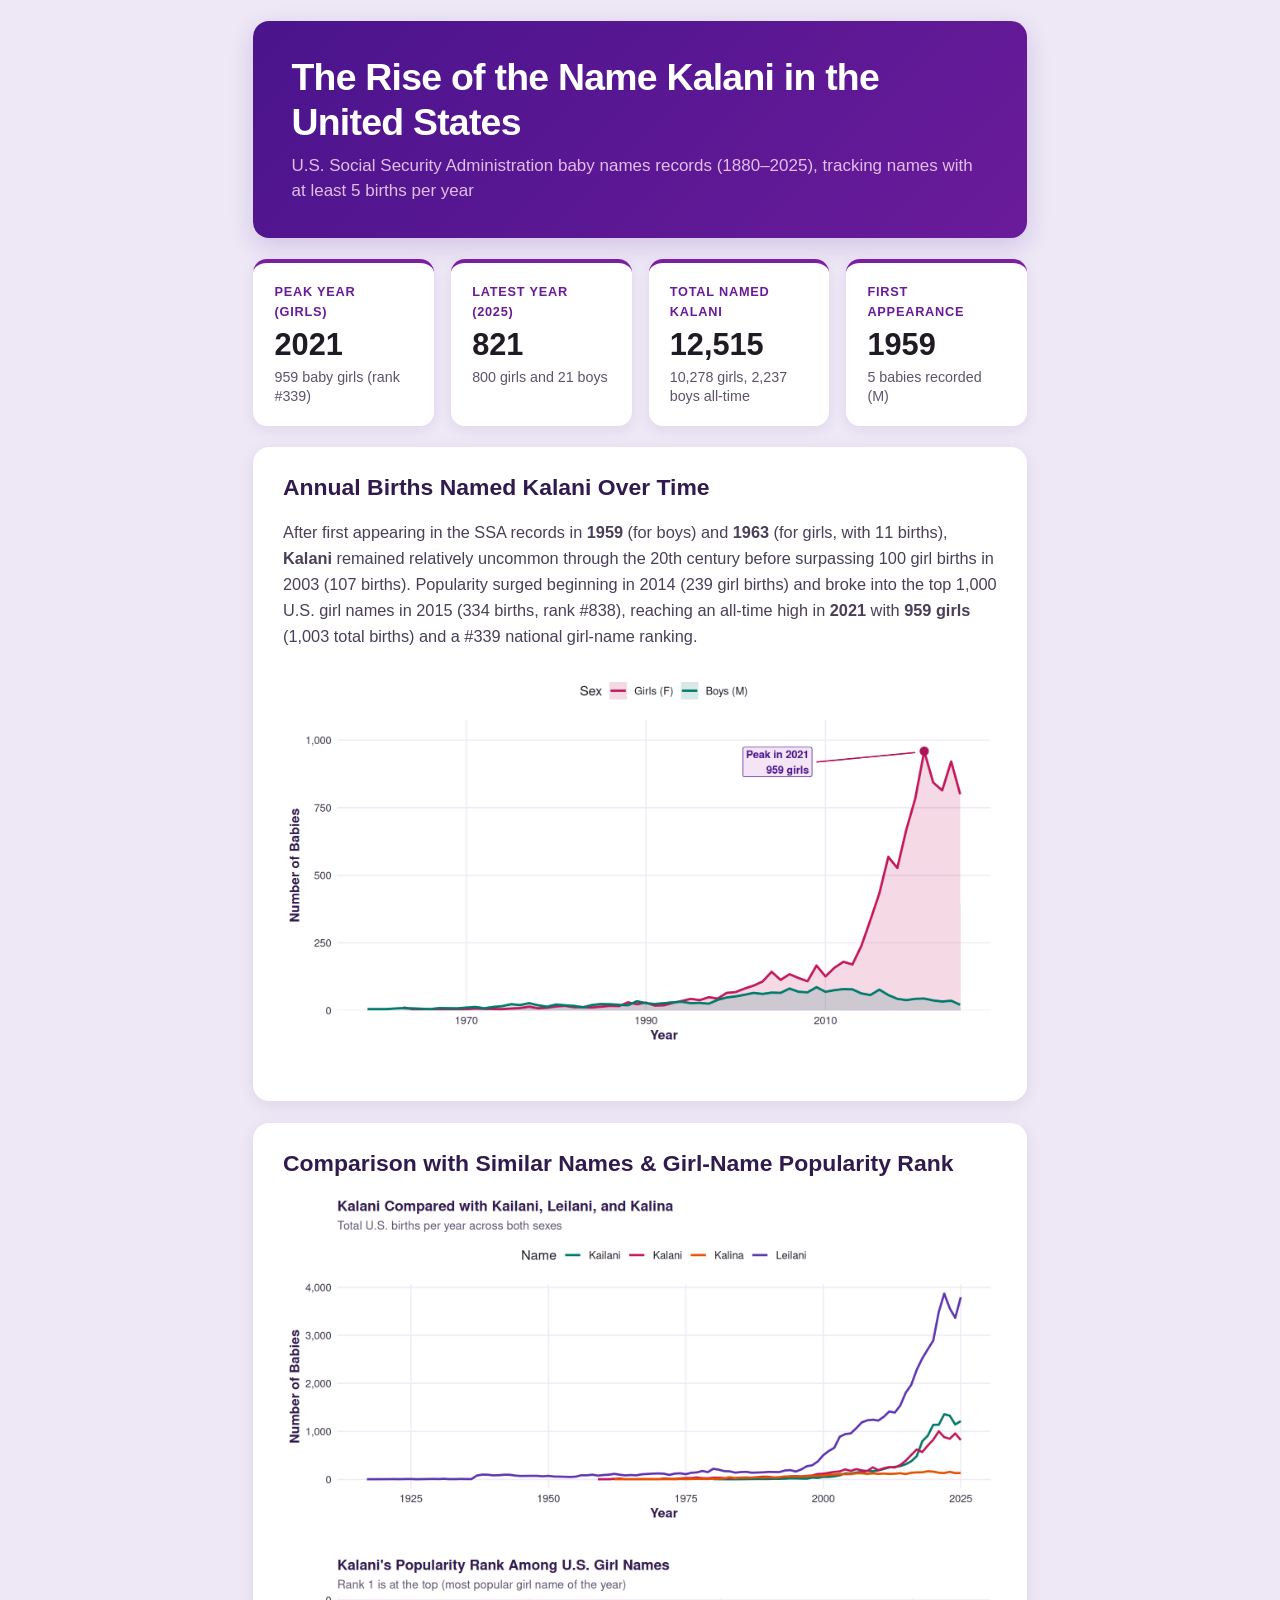
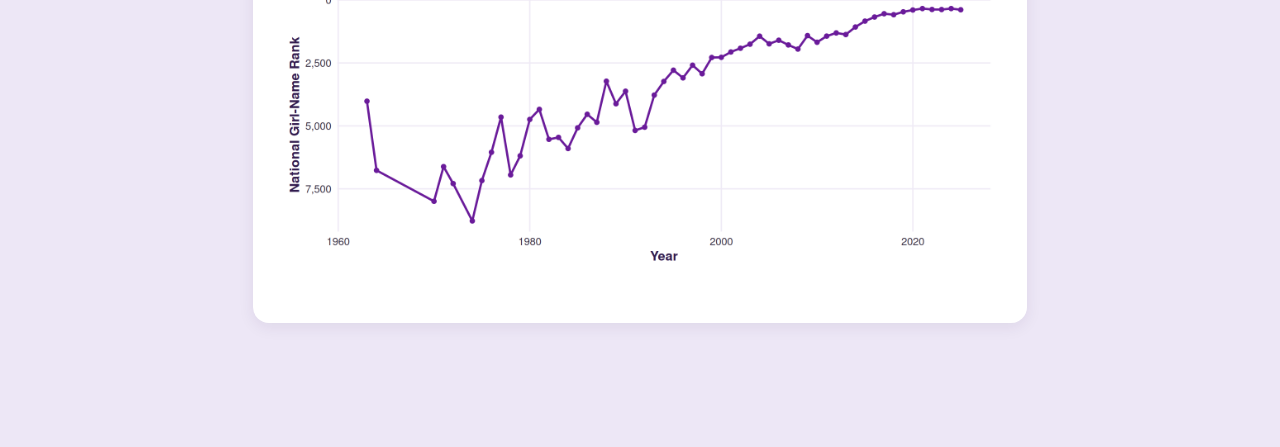
<file: index.html>
<!DOCTYPE html>
<html xmlns="http://www.w3.org/1999/xhtml" lang="en" xml:lang="en"><head>

<meta charset="utf-8">
<meta name="generator" content="quarto-1.10.19">

<meta name="viewport" content="width=device-width, initial-scale=1.0, user-scalable=yes">


<title>The Rise of the Name Kalani in the United States</title>
<style>
/* Default styles provided by pandoc.
** See https://pandoc.org/MANUAL.html#variables-for-html for config info.
*/
span.smallcaps{font-variant: small-caps;}
div.columns{display: flex; gap: 1.5em;}
div.column{flex: auto;}
@media screen {
div.columns{gap: min(4vw, 1.5em);}
div.column{overflow-x: auto;}
}
div.hanging-indent{margin-left: 1.5em; text-indent: -1.5em;}
ul.task-list{list-style: none;}
ul.task-list li input[type="checkbox"] {
  width: 0.8em;
  margin: 0 0.8em 0.2em -1em; /* quarto-specific, see https://github.com/quarto-dev/quarto-cli/issues/4556 */ 
  vertical-align: middle;
}
</style>


<script src="analysis_files/libs/clipboard/clipboard.min.js"></script>
<script src="analysis_files/libs/quarto-html/quarto.js" type="module"></script>
<script src="analysis_files/libs/quarto-html/tabsets/tabsets.js" type="module"></script>
<script src="analysis_files/libs/quarto-html/popper.min.js"></script>
<script src="analysis_files/libs/quarto-html/tippy.umd.min.js"></script>
<script src="analysis_files/libs/quarto-html/anchor.min.js"></script>
<link href="analysis_files/libs/quarto-html/tippy.css" rel="stylesheet">
<link href="analysis_files/libs/quarto-html/quarto-syntax-highlighting-bf27225e3a48a9273f3daa8f8e829971.css" rel="stylesheet" id="quarto-text-highlighting-styles">
<script src="analysis_files/libs/bootstrap/bootstrap.min.js"></script>
<link href="analysis_files/libs/bootstrap/bootstrap-icons.css" rel="stylesheet">
<link href="analysis_files/libs/bootstrap/bootstrap-914d0a295468f697d2b11e02d10b7623.min.css" rel="stylesheet" append-hash="true" id="quarto-bootstrap" data-mode="light">


</head>

<body class="fullcontent quarto-light">

<div id="quarto-content" class="page-columns page-rows-contents page-layout-article">

<main class="content" id="quarto-document-content">




<style>
  body, #quarto-content, .page-columns {
    background-color: #EDE7F6 !important;
    color: #1F1A24 !important;
    font-family: "Inter", -apple-system, BlinkMacSystemFont, "Segoe UI", Roboto, sans-serif;
  }

  main.content {
    max-width: 1020px;
    margin: 0 auto;
    padding: 1.25rem 0.75rem 2.5rem 0.75rem;
  }

  .header-card {
    background: linear-gradient(135deg, #4A148C 0%, #6A1B9A 100%);
    color: #FFFFFF;
    border-radius: 16px;
    padding: 2rem 2.25rem;
    margin-bottom: 1.25rem;
    box-shadow: 0 8px 24px rgba(74, 20, 140, 0.16);
  }

  .header-card h1 {
    margin: 0 0 0.45rem 0;
    font-size: clamp(1.5rem, 3.5vw, 2.2rem);
    font-weight: 800;
    letter-spacing: -0.02em;
    color: #FFFFFF;
    border: none;
  }

  .header-card p {
    margin: 0;
    font-size: 1rem;
    color: #E1BEE7;
  }

  .stats-grid {
    display: grid;
    grid-template-columns: repeat(4, minmax(0, 1fr));
    gap: 1rem;
    width: 100%;
    box-sizing: border-box;
    margin-bottom: 1.25rem;
  }

  .stat-card {
    background: #FFFFFF;
    border-radius: 14px;
    padding: 1.15rem 1.25rem;
    box-shadow: 0 4px 14px rgba(49, 27, 78, 0.07);
    border-top: 4px solid #7B1FA2;
    box-sizing: border-box;
    min-width: 0;
  }

  .stat-label {
    font-size: 0.75rem;
    font-weight: 700;
    text-transform: uppercase;
    letter-spacing: 0.06em;
    color: #6A1B9A;
    margin-bottom: 0.35rem;
  }

  .stat-value {
    font-size: clamp(1.5rem, 2.4vw, 2rem);
    font-weight: 800;
    color: #1F1A24;
    line-height: 1.15;
    margin-bottom: 0.35rem;
  }

  .stat-desc {
    font-size: 0.84rem;
    color: #5E526C;
    margin: 0;
    line-height: 1.35;
  }

  .chart-card {
    background: #FFFFFF;
    border-radius: 16px;
    padding: 1.6rem 1.75rem;
    margin-bottom: 1.25rem;
    box-shadow: 0 4px 16px rgba(49, 27, 78, 0.08);
    box-sizing: border-box;
  }

  .chart-card h2 {
    margin-top: 0;
    margin-bottom: 0.5rem;
    font-size: 1.35rem;
    font-weight: 700;
    color: #311B4E;
    border-bottom: none;
  }

  .chart-card p.trend-note {
    margin-top: 0;
    margin-bottom: 1.1rem;
    color: #4A3F58;
    font-size: 0.96rem;
    line-height: 1.6;
  }

  @media (max-width: 768px) {
    .stats-grid {
      grid-template-columns: repeat(2, minmax(0, 1fr));
    }
    .header-card {
      padding: 1.5rem 1.25rem;
    }
    .chart-card {
      padding: 1.25rem 1rem;
    }
  }
</style>
<div class="header-card">
<h1>
The Rise of the Name Kalani in the United States
</h1>
<p>
U.S. Social Security Administration baby names records (1880–2025), tracking names with at least 5 births per year
</p>
</div>
<div class="stats-grid">
<div class="stat-card">
<div class="stat-label">
Peak Year (Girls)
</div>
<div class="stat-value">
2021
</div>
<p class="stat-desc">
959 baby girls (rank #339)
</p>
</div>
<div class="stat-card">
<div class="stat-label">
Latest Year (2025)
</div>
<div class="stat-value">
821
</div>
<p class="stat-desc">
800 girls and 21 boys
</p>
</div>
<div class="stat-card">
<div class="stat-label">
Total Named Kalani
</div>
<div class="stat-value">
12,515
</div>
<p class="stat-desc">
10,278 girls, 2,237 boys all-time
</p>
</div>
<div class="stat-card">
<div class="stat-label">
First Appearance
</div>
<div class="stat-value">
1959
</div>
<p class="stat-desc">
5 babies recorded (M)
</p>
</div>
</div>
<div class="chart-card">
<h2 class="anchored">
Annual Births Named Kalani Over Time
</h2>
<p class="trend-note">
After first appearing in the SSA records in <strong>1959</strong> (for boys) and <strong>1963</strong> (for girls, with 11 births), <strong>Kalani</strong> remained relatively uncommon through the 20th century before surpassing 100 girl births in 2003 (107 births). Popularity surged beginning in 2014 (239 girl births) and broke into the top 1,000 U.S. girl names in 2015 (334 births, rank #838), reaching an all-time high in <strong>2021</strong> with <strong>959 girls</strong> (1,003 total births) and a #339 national girl-name ranking.
</p>
<div class="cell">
<div class="cell-output-display">
<div>
<figure class="figure">
<p><img src="analysis_files/figure-html/unnamed-chunk-2-1.png" class="img-fluid figure-img" width="864"></p>
</figure>
</div>
</div>
</div>
</div>
<div class="chart-card">
<h2 class="anchored">
Comparison with Similar Names &amp; Girl-Name Popularity Rank
</h2>
<div class="cell">
<div class="cell-output-display">
<div>
<figure class="figure">
<p><img src="analysis_files/figure-html/unnamed-chunk-3-1.png" class="img-fluid figure-img" width="864"></p>
</figure>
</div>
</div>
</div>
<div class="cell">
<div class="cell-output-display">
<div>
<figure class="figure">
<p><img src="analysis_files/figure-html/unnamed-chunk-4-1.png" class="img-fluid figure-img" width="864"></p>
</figure>
</div>
</div>
</div>
</div>

</main>
<!-- /main column -->
<script id="quarto-html-after-body" type="application/javascript">
  window.document.addEventListener("DOMContentLoaded", function (event) {
    const icon = "";
    const anchorJS = new window.AnchorJS();
    anchorJS.options = {
      placement: 'right',
      icon: icon
    };
    anchorJS.add('.anchored');
    const isCodeAnnotation = (el) => {
      for (const clz of el.classList) {
        if (clz.startsWith('code-annotation-')) {                     
          return true;
        }
      }
      return false;
    }
    const onCopySuccess = function(e) {
      // button target
      const button = e.trigger;
      // don't keep focus
      button.blur();
      // flash "checked"
      button.classList.add('code-copy-button-checked');
      var currentTitle = button.getAttribute("title");
      button.setAttribute("title", "Copied!");
      let tooltip;
      if (window.bootstrap) {
        button.setAttribute("data-bs-toggle", "tooltip");
        button.setAttribute("data-bs-placement", "left");
        button.setAttribute("data-bs-title", "Copied!");
        tooltip = new bootstrap.Tooltip(button, 
          { trigger: "manual", 
            customClass: "code-copy-button-tooltip",
            offset: [0, -8]});
        tooltip.show();    
      }
      setTimeout(function() {
        if (tooltip) {
          tooltip.hide();
          button.removeAttribute("data-bs-title");
          button.removeAttribute("data-bs-toggle");
          button.removeAttribute("data-bs-placement");
        }
        button.setAttribute("title", currentTitle);
        button.classList.remove('code-copy-button-checked');
      }, 1000);
      // clear code selection
      e.clearSelection();
    }
    const getTextToCopy = function(trigger) {
      const outerScaffold = trigger.parentElement.cloneNode(true);
      const codeEl = outerScaffold.querySelector('code');
      for (const childEl of codeEl.children) {
        if (isCodeAnnotation(childEl)) {
          childEl.remove();
        }
      }
      return codeEl.innerText;
    }
    const clipboard = new window.ClipboardJS('.code-copy-button:not([data-in-quarto-modal])', {
      text: getTextToCopy
    });
    clipboard.on('success', onCopySuccess);
    if (window.document.getElementById('quarto-embedded-source-code-modal')) {
      const clipboardModal = new window.ClipboardJS('.code-copy-button[data-in-quarto-modal]', {
        text: getTextToCopy,
        container: window.document.getElementById('quarto-embedded-source-code-modal')
      });
      clipboardModal.on('success', onCopySuccess);
    }
      var localhostRegex = new RegExp(/^(?:http|https):\/\/localhost\:?[0-9]*\//);
      var mailtoRegex = new RegExp(/^mailto:/);
        var filterRegex = new RegExp('/' + window.location.host + '/');
      var isInternal = (href) => {
          return filterRegex.test(href) || localhostRegex.test(href) || mailtoRegex.test(href);
      }
      // Inspect non-navigation links and adorn them if external
     var links = window.document.querySelectorAll('a[href]:not(.nav-link):not(.navbar-brand):not(.toc-action):not(.sidebar-link):not(.sidebar-item-toggle):not(.pagination-link):not(.no-external):not([aria-hidden]):not(.dropdown-item):not(.quarto-navigation-tool):not(.about-link)');
      for (var i=0; i<links.length; i++) {
        const link = links[i];
        if (!isInternal(link.href)) {
          // undo the damage that might have been done by quarto-nav.js in the case of
          // links that we want to consider external
          if (link.dataset.originalHref !== undefined) {
            link.href = link.dataset.originalHref;
          }
        }
      }
    function tippyHover(el, contentFn, onTriggerFn, onUntriggerFn) {
      const config = {
        allowHTML: true,
        maxWidth: 500,
        delay: 100,
        arrow: false,
        appendTo: function(el) {
            return el.parentElement;
        },
        interactive: true,
        interactiveBorder: 10,
        theme: 'quarto',
        placement: 'bottom-start',
      };
      if (contentFn) {
        config.content = contentFn;
      }
      if (onTriggerFn) {
        config.onTrigger = onTriggerFn;
      }
      if (onUntriggerFn) {
        config.onUntrigger = onUntriggerFn;
      }
      window.tippy(el, config); 
    }
    const noterefs = window.document.querySelectorAll('a[role="doc-noteref"]');
    for (var i=0; i<noterefs.length; i++) {
      const ref = noterefs[i];
      tippyHover(ref, function() {
        // use id or data attribute instead here
        let href = ref.getAttribute('data-footnote-href') || ref.getAttribute('href');
        try { href = new URL(href).hash; } catch {}
        const id = href.replace(/^#\/?/, "");
        const note = window.document.getElementById(id);
        if (note) {
          return note.innerHTML;
        } else {
          return "";
        }
      });
    }
    const xrefs = window.document.querySelectorAll('a.quarto-xref');
    const processXRef = (id, note) => {
      // Strip column container classes
      const stripColumnClz = (el) => {
        el.classList.remove("page-full", "page-columns");
        if (el.children) {
          for (const child of el.children) {
            stripColumnClz(child);
          }
        }
      }
      stripColumnClz(note)
      if (id === null || id.startsWith('sec-')) {
        // Special case sections, only their first couple elements
        const container = document.createElement("div");
        if (note.children && note.children.length > 2) {
          container.appendChild(note.children[0].cloneNode(true));
          for (let i = 1; i < note.children.length; i++) {
            const child = note.children[i];
            if (child.tagName === "P" && child.innerText === "") {
              continue;
            } else {
              container.appendChild(child.cloneNode(true));
              break;
            }
          }
          if (window.Quarto?.typesetMath) {
            window.Quarto.typesetMath(container);
          }
          return container.innerHTML
        } else {
          if (window.Quarto?.typesetMath) {
            window.Quarto.typesetMath(note);
          }
          return note.innerHTML;
        }
      } else {
        // Remove any anchor links if they are present
        const anchorLink = note.querySelector('a.anchorjs-link');
        if (anchorLink) {
          anchorLink.remove();
        }
        if (window.Quarto?.typesetMath) {
          window.Quarto.typesetMath(note);
        }
        if (note.classList.contains("callout")) {
          return note.outerHTML;
        } else {
          return note.innerHTML;
        }
      }
    }
    for (var i=0; i<xrefs.length; i++) {
      const xref = xrefs[i];
      tippyHover(xref, undefined, function(instance) {
        instance.disable();
        let url = xref.getAttribute('href');
        let hash = undefined; 
        if (url.startsWith('#')) {
          hash = url;
        } else {
          try { hash = new URL(url).hash; } catch {}
        }
        if (hash) {
          const id = hash.replace(/^#\/?/, "");
          const note = window.document.getElementById(id);
          if (note !== null) {
            try {
              const html = processXRef(id, note.cloneNode(true));
              instance.setContent(html);
            } finally {
              instance.enable();
              instance.show();
            }
          } else {
            // See if we can fetch this
            fetch(url.split('#')[0])
            .then(res => res.text())
            .then(html => {
              const parser = new DOMParser();
              const htmlDoc = parser.parseFromString(html, "text/html");
              const note = htmlDoc.getElementById(id);
              if (note !== null) {
                const html = processXRef(id, note);
                instance.setContent(html);
              } 
            }).finally(() => {
              instance.enable();
              instance.show();
            });
          }
        } else {
          // See if we can fetch a full url (with no hash to target)
          // This is a special case and we should probably do some content thinning / targeting
          fetch(url)
          .then(res => res.text())
          .then(html => {
            const parser = new DOMParser();
            const htmlDoc = parser.parseFromString(html, "text/html");
            const note = htmlDoc.querySelector('main.content');
            if (note !== null) {
              // This should only happen for chapter cross references
              // (since there is no id in the URL)
              // remove the first header
              if (note.children.length > 0 && note.children[0].tagName === "HEADER") {
                note.children[0].remove();
              }
              const html = processXRef(null, note);
              instance.setContent(html);
            } 
          }).finally(() => {
            instance.enable();
            instance.show();
          });
        }
      }, function(instance) {
      });
    }
        let selectedAnnoteEl;
        const selectorForAnnotation = ( cell, annotation) => {
          let cellAttr = 'data-code-cell="' + cell + '"';
          let lineAttr = 'data-code-annotation="' +  annotation + '"';
          const selector = 'span[' + cellAttr + '][' + lineAttr + ']';
          return selector;
        }
        const selectCodeLines = (annoteEl) => {
          const doc = window.document;
          const targetCell = annoteEl.getAttribute("data-target-cell");
          const targetAnnotation = annoteEl.getAttribute("data-target-annotation");
          const annoteSpan = window.document.querySelector(selectorForAnnotation(targetCell, targetAnnotation));
          const lines = annoteSpan.getAttribute("data-code-lines").split(",");
          const lineIds = lines.map((line) => {
            return targetCell + "-" + line;
          })
          let top = null;
          let height = null;
          let parent = null;
          if (lineIds.length > 0) {
              //compute the position of the single el (top and bottom and make a div)
              const el = window.document.getElementById(lineIds[0]);
              top = el.offsetTop;
              height = el.offsetHeight;
              parent = el.parentElement.parentElement;
            if (lineIds.length > 1) {
              const lastEl = window.document.getElementById(lineIds[lineIds.length - 1]);
              const bottom = lastEl.offsetTop + lastEl.offsetHeight;
              height = bottom - top;
            }
            if (top !== null && height !== null && parent !== null) {
              // cook up a div (if necessary) and position it 
              let div = window.document.getElementById("code-annotation-line-highlight");
              if (div === null) {
                div = window.document.createElement("div");
                div.setAttribute("id", "code-annotation-line-highlight");
                div.style.position = 'absolute';
                parent.appendChild(div);
              }
              div.style.top = top - 2 + "px";
              div.style.height = height + 4 + "px";
              div.style.left = 0;
              let gutterDiv = window.document.getElementById("code-annotation-line-highlight-gutter");
              if (gutterDiv === null) {
                gutterDiv = window.document.createElement("div");
                gutterDiv.setAttribute("id", "code-annotation-line-highlight-gutter");
                gutterDiv.style.position = 'absolute';
                const codeCell = window.document.getElementById(targetCell);
                const gutter = codeCell.querySelector('.code-annotation-gutter');
                gutter.appendChild(gutterDiv);
              }
              gutterDiv.style.top = top - 2 + "px";
              gutterDiv.style.height = height + 4 + "px";
            }
            selectedAnnoteEl = annoteEl;
          }
        };
        const unselectCodeLines = () => {
          const elementsIds = ["code-annotation-line-highlight", "code-annotation-line-highlight-gutter"];
          elementsIds.forEach((elId) => {
            const div = window.document.getElementById(elId);
            if (div) {
              div.remove();
            }
          });
          selectedAnnoteEl = undefined;
        };
          // Handle positioning of the toggle
      window.addEventListener(
        "resize",
        throttle(() => {
          elRect = undefined;
          if (selectedAnnoteEl) {
            selectCodeLines(selectedAnnoteEl);
          }
        }, 10)
      );
      function throttle(fn, ms) {
      let throttle = false;
      let timer;
        return (...args) => {
          if(!throttle) { // first call gets through
              fn.apply(this, args);
              throttle = true;
          } else { // all the others get throttled
              if(timer) clearTimeout(timer); // cancel #2
              timer = setTimeout(() => {
                fn.apply(this, args);
                timer = throttle = false;
              }, ms);
          }
        };
      }
        // Attach click handler to the DT
        const annoteDls = window.document.querySelectorAll('dt[data-target-cell]');
        for (const annoteDlNode of annoteDls) {
          annoteDlNode.addEventListener('click', (event) => {
            const clickedEl = event.target;
            if (clickedEl !== selectedAnnoteEl) {
              unselectCodeLines();
              const activeEl = window.document.querySelector('dt[data-target-cell].code-annotation-active');
              if (activeEl) {
                activeEl.classList.remove('code-annotation-active');
              }
              selectCodeLines(clickedEl);
              clickedEl.classList.add('code-annotation-active');
            } else {
              // Unselect the line
              unselectCodeLines();
              clickedEl.classList.remove('code-annotation-active');
            }
          });
        }
    const findCites = (el) => {
      const parentEl = el.parentElement;
      if (parentEl) {
        const cites = parentEl.dataset.cites;
        if (cites) {
          return {
            el,
            cites: cites.split(' ')
          };
        } else {
          return findCites(el.parentElement)
        }
      } else {
        return undefined;
      }
    };
    var bibliorefs = window.document.querySelectorAll('a[role="doc-biblioref"]');
    for (var i=0; i<bibliorefs.length; i++) {
      const ref = bibliorefs[i];
      const citeInfo = findCites(ref);
      if (citeInfo) {
        tippyHover(citeInfo.el, function() {
          var popup = window.document.createElement('div');
          citeInfo.cites.forEach(function(cite) {
            var citeDiv = window.document.createElement('div');
            citeDiv.classList.add('hanging-indent');
            citeDiv.classList.add('csl-entry');
            var biblioDiv = window.document.getElementById('ref-' + cite);
            if (biblioDiv) {
              citeDiv.innerHTML = biblioDiv.innerHTML;
            }
            popup.appendChild(citeDiv);
          });
          return popup.innerHTML;
        });
      }
    }
  });
  </script>
</div> <!-- /content -->




</body></html>
</file>
<file: analysis_files/libs/quarto-html/tippy.css>
.tippy-box[data-animation=fade][data-state=hidden]{opacity:0}[data-tippy-root]{max-width:calc(100vw - 10px)}.tippy-box{position:relative;background-color:#333;color:#fff;border-radius:4px;font-size:14px;line-height:1.4;white-space:normal;outline:0;transition-property:transform,visibility,opacity}.tippy-box[data-placement^=top]>.tippy-arrow{bottom:0}.tippy-box[data-placement^=top]>.tippy-arrow:before{bottom:-7px;left:0;border-width:8px 8px 0;border-top-color:initial;transform-origin:center top}.tippy-box[data-placement^=bottom]>.tippy-arrow{top:0}.tippy-box[data-placement^=bottom]>.tippy-arrow:before{top:-7px;left:0;border-width:0 8px 8px;border-bottom-color:initial;transform-origin:center bottom}.tippy-box[data-placement^=left]>.tippy-arrow{right:0}.tippy-box[data-placement^=left]>.tippy-arrow:before{border-width:8px 0 8px 8px;border-left-color:initial;right:-7px;transform-origin:center left}.tippy-box[data-placement^=right]>.tippy-arrow{left:0}.tippy-box[data-placement^=right]>.tippy-arrow:before{left:-7px;border-width:8px 8px 8px 0;border-right-color:initial;transform-origin:center right}.tippy-box[data-inertia][data-state=visible]{transition-timing-function:cubic-bezier(.54,1.5,.38,1.11)}.tippy-arrow{width:16px;height:16px;color:#333}.tippy-arrow:before{content:"";position:absolute;border-color:transparent;border-style:solid}.tippy-content{position:relative;padding:5px 9px;z-index:1}
</file>
<file: analysis_files/libs/quarto-html/quarto-syntax-highlighting-bf27225e3a48a9273f3daa8f8e829971.css>
/* quarto syntax highlight colors */
:root {
  --quarto-hl-ot-color: #003B4F;
  --quarto-hl-at-color: #657422;
  --quarto-hl-ss-color: #20794D;
  --quarto-hl-an-color: #5E5E5E;
  --quarto-hl-fu-color: #4758AB;
  --quarto-hl-st-color: #20794D;
  --quarto-hl-cf-color: #003B4F;
  --quarto-hl-op-color: #5E5E5E;
  --quarto-hl-er-color: #AD0000;
  --quarto-hl-bn-color: #AD0000;
  --quarto-hl-al-color: #AD0000;
  --quarto-hl-va-color: #111111;
  --quarto-hl-bu-color: inherit;
  --quarto-hl-ex-color: inherit;
  --quarto-hl-pp-color: #AD0000;
  --quarto-hl-in-color: #5E5E5E;
  --quarto-hl-vs-color: #20794D;
  --quarto-hl-wa-color: #5E5E5E;
  --quarto-hl-do-color: #5E5E5E;
  --quarto-hl-im-color: #00769E;
  --quarto-hl-ch-color: #20794D;
  --quarto-hl-dt-color: #AD0000;
  --quarto-hl-fl-color: #AD0000;
  --quarto-hl-co-color: #5E5E5E;
  --quarto-hl-cv-color: #5E5E5E;
  --quarto-hl-cn-color: #8f5902;
  --quarto-hl-sc-color: #5E5E5E;
  --quarto-hl-dv-color: #AD0000;
  --quarto-hl-kw-color: #003B4F;
}

/* other quarto variables */
:root {
  --quarto-font-monospace: SFMono-Regular, Menlo, Monaco, Consolas, "Liberation Mono", "Courier New", monospace;
}

/* syntax highlight based on Pandoc's rules */
pre > code.sourceCode > span {
  color: #003B4F;
}

code.sourceCode > span {
  color: #003B4F;
}

div.sourceCode,
div.sourceCode pre.sourceCode {
  color: #003B4F;
}

/* Normal */
code span {
  color: #003B4F;
}

/* Alert */
code span.al {
  color: #AD0000;
  font-style: inherit;
}

/* Annotation */
code span.an {
  color: #5E5E5E;
  font-style: inherit;
}

/* Attribute */
code span.at {
  color: #657422;
  font-style: inherit;
}

/* BaseN */
code span.bn {
  color: #AD0000;
  font-style: inherit;
}

/* BuiltIn */
code span.bu {
  font-style: inherit;
}

/* ControlFlow */
code span.cf {
  color: #003B4F;
  font-weight: bold;
  font-style: inherit;
}

/* Char */
code span.ch {
  color: #20794D;
  font-style: inherit;
}

/* Constant */
code span.cn {
  color: #8f5902;
  font-style: inherit;
}

/* Comment */
code span.co {
  color: #5E5E5E;
  font-style: inherit;
}

/* CommentVar */
code span.cv {
  color: #5E5E5E;
  font-style: italic;
}

/* Documentation */
code span.do {
  color: #5E5E5E;
  font-style: italic;
}

/* DataType */
code span.dt {
  color: #AD0000;
  font-style: inherit;
}

/* DecVal */
code span.dv {
  color: #AD0000;
  font-style: inherit;
}

/* Error */
code span.er {
  color: #AD0000;
  font-style: inherit;
}

/* Extension */
code span.ex {
  font-style: inherit;
}

/* Float */
code span.fl {
  color: #AD0000;
  font-style: inherit;
}

/* Function */
code span.fu {
  color: #4758AB;
  font-style: inherit;
}

/* Import */
code span.im {
  color: #00769E;
  font-style: inherit;
}

/* Information */
code span.in {
  color: #5E5E5E;
  font-style: inherit;
}

/* Keyword */
code span.kw {
  color: #003B4F;
  font-weight: bold;
  font-style: inherit;
}

/* Operator */
code span.op {
  color: #5E5E5E;
  font-style: inherit;
}

/* Other */
code span.ot {
  color: #003B4F;
  font-style: inherit;
}

/* Preprocessor */
code span.pp {
  color: #AD0000;
  font-style: inherit;
}

/* SpecialChar */
code span.sc {
  color: #5E5E5E;
  font-style: inherit;
}

/* SpecialString */
code span.ss {
  color: #20794D;
  font-style: inherit;
}

/* String */
code span.st {
  color: #20794D;
  font-style: inherit;
}

/* Variable */
code span.va {
  color: #111111;
  font-style: inherit;
}

/* VerbatimString */
code span.vs {
  color: #20794D;
  font-style: inherit;
}

/* Warning */
code span.wa {
  color: #5E5E5E;
  font-style: italic;
}

.prevent-inlining {
  content: "</";
}

/*# sourceMappingURL=8be38f48d34c45af72792cbd699585e7.css.map */
</file>
